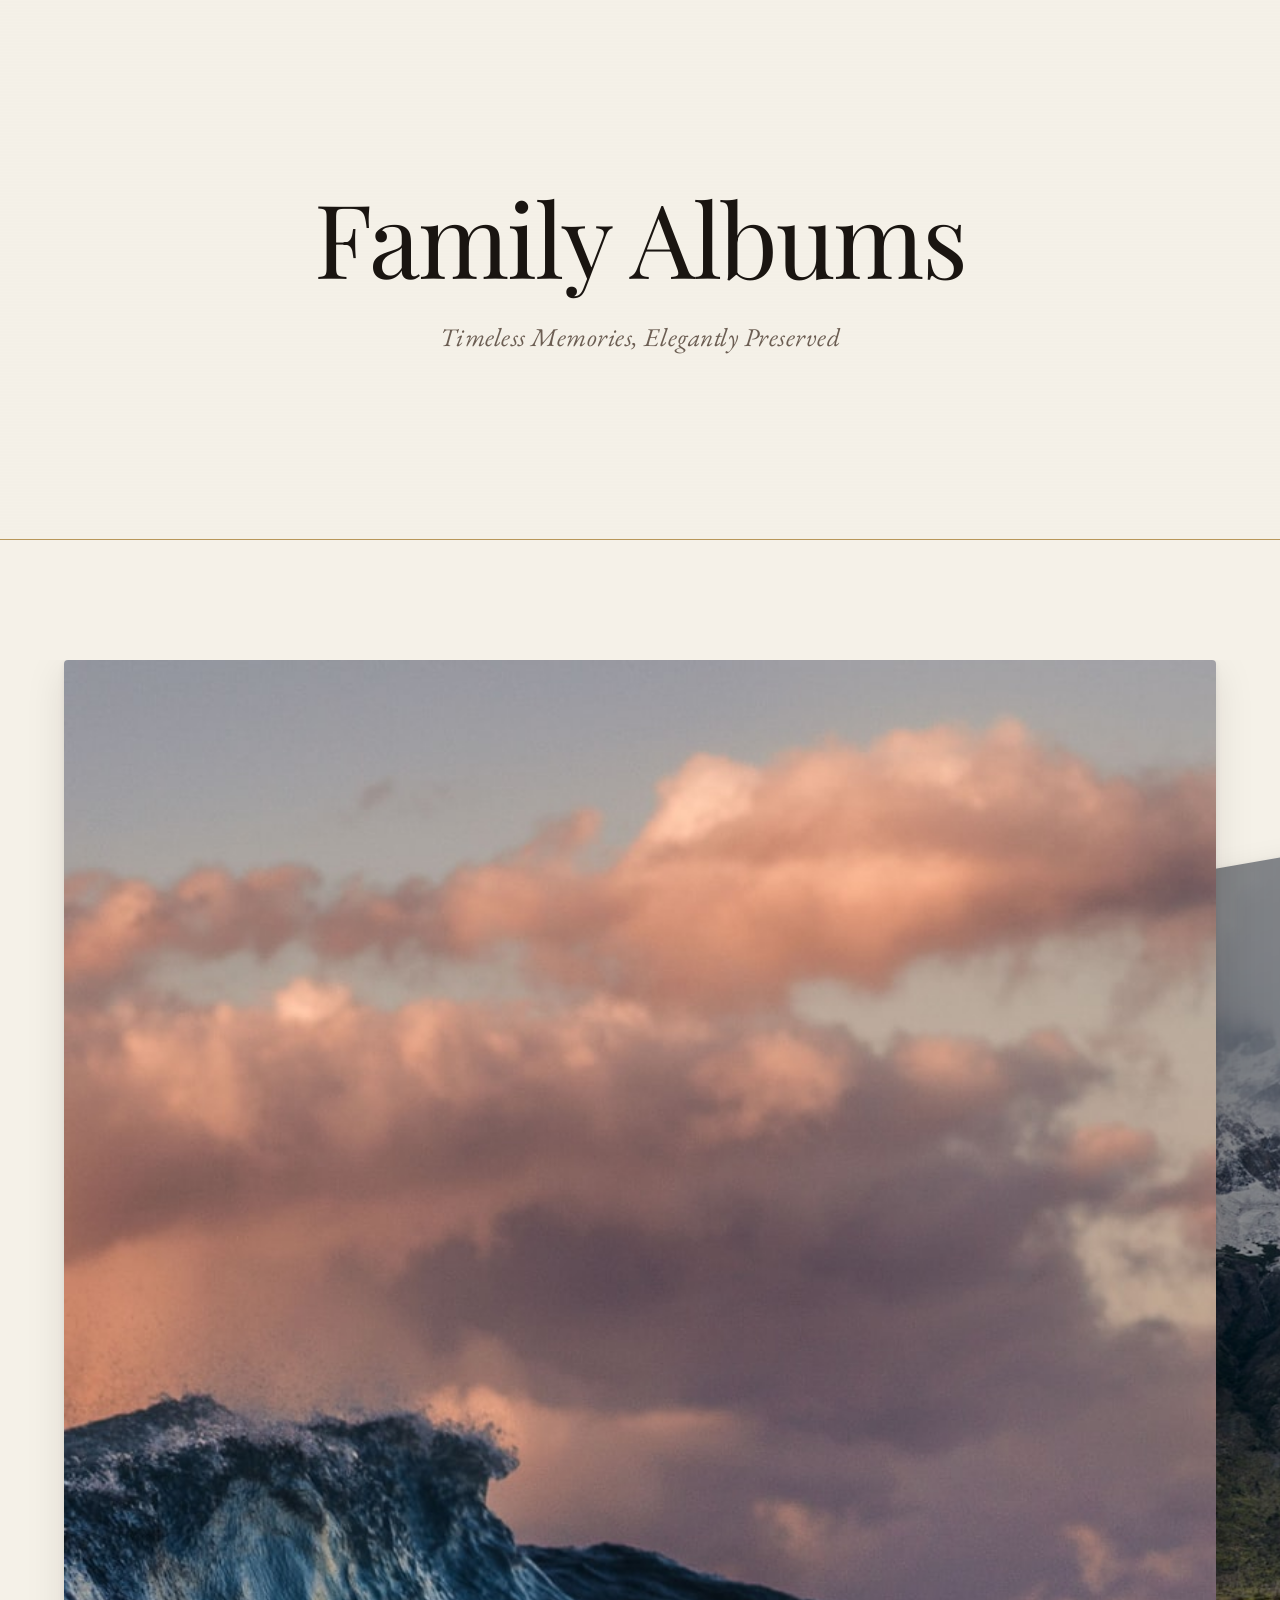
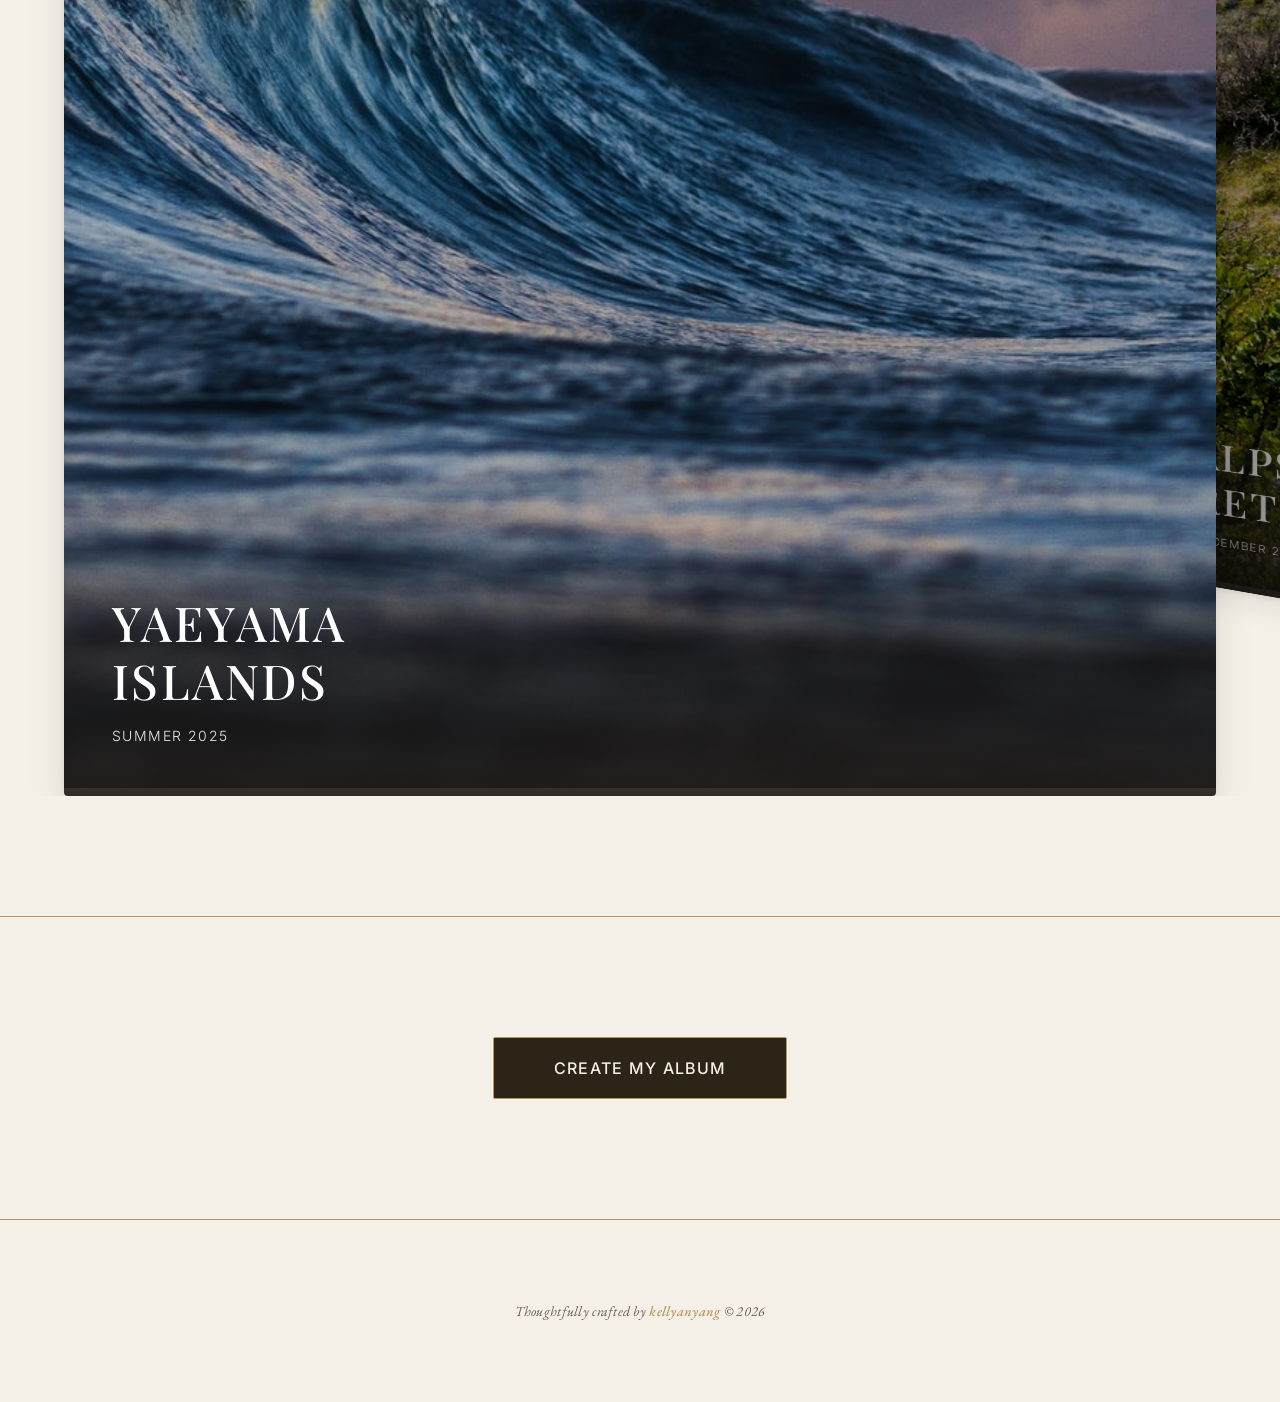
<file: index.html>
<!DOCTYPE html>
<html lang="ja">
<head>
    <meta charset="UTF-8">
    <meta name="viewport" content="width=device-width, initial-scale=1.0">
    <title>Family Albums - Timeless Memories</title>
    <link rel="stylesheet" href="css/style.css">
    
    <!-- Google Fonts -->
    <link rel="preconnect" href="https://fonts.googleapis.com">
    <link rel="preconnect" href="https://fonts.gstatic.com" crossorigin>
    <link href="https://fonts.googleapis.com/css2?family=Playfair+Display:wght@400;500;600;700&family=EB+Garamond:ital,wght@0,400;0,500;1,400&family=Inter:wght@300;400;500&display=swap" rel="stylesheet">
    
    <!-- Swiper CSS -->
    <link rel="stylesheet" href="https://cdn.jsdelivr.net/npm/swiper@11/swiper-bundle.min.css">
</head>
<body>
    <!-- Top Page -->
    <div id="top-page" class="page-container active">
        <!-- Hero Section -->
        <section class="hero-section">
            <div class="hero-content">
                <h1 class="main-title">Family Albums</h1>
                <p class="tagline">Timeless Memories, Elegantly Preserved</p>
            </div>
        </section>

        <!-- Album Carousel -->
        <section class="carousel-section">
            <div class="swiper album-carousel">
                <div class="swiper-wrapper">
                    <!-- Album 1: Yaeyama Islands -->
                    <div class="swiper-slide">
                        <div class="album-cover" data-album-id="yaeyama">
                            <div class="album-image">
                                <img src="images/yaeyama-cover.jpg" alt="Yaeyama Islands">
                                <div class="album-overlay">
                                    <h2 class="album-title">YAEYAMA<br>ISLANDS</h2>
                                    <p class="album-year">Summer 2025</p>
                                </div>
                            </div>
                        </div>
                    </div>

                    <!-- Album 2: Alps Winter Retreat -->
                    <div class="swiper-slide">
                        <div class="album-cover" data-album-id="alps">
                            <div class="album-image">
                                <img src="images/alps-cover.jpg" alt="Alps Winter Retreat">
                                <div class="album-overlay">
                                    <h2 class="album-title">ALPS WINTER<br>RETREAT</h2>
                                    <p class="album-year">December 2024</p>
                                </div>
                            </div>
                        </div>
                    </div>

                    <!-- Album 3: Tuscan Harvest -->
                    <div class="swiper-slide">
                        <div class="album-cover" data-album-id="tuscany">
                            <div class="album-image">
                                <img src="images/tuscany-cover.jpg" alt="Tuscan Harvest">
                                <div class="album-overlay">
                                    <h2 class="album-title">TUSCAN<br>HARVEST</h2>
                                    <p class="album-year">Autumn 2024</p>
                                </div>
                            </div>
                        </div>
                    </div>

                    <!-- Album 4: Kyoto Spring -->
                    <div class="swiper-slide">
                        <div class="album-cover" data-album-id="kyoto">
                            <div class="album-image">
                                <img src="images/kyoto-cover.jpg" alt="Kyoto Spring">
                                <div class="album-overlay">
                                    <h2 class="album-title">KYOTO<br>SPRING</h2>
                                    <p class="album-year">April 2024</p>
                                </div>
                            </div>
                        </div>
                    </div>
                </div>
            </div>
        </section>

       <!-- CTA Section -->
        <section class="cta-section">
            <button class="create-button" onclick="showCreateForm()">Create My Album</button>
        </section>
        
                <!-- Footer -->
        <footer class="site-footer">
            <p class="site-credit">Thoughtfully crafted by <a href="https://x.com/kellyanyang" target="_blank" rel="noopener" class="credit-link">kellyanyang</a> © 2026</p>
        </footer>


    <!-- Album Detail Page -->
    <div id="album-page" class="page-container">
        <!-- Book Opening Animation Overlay -->
        <div class="book-opening-overlay"></div>

        <!-- Album Content -->
        <div class="album-content">
            <!-- Back Button -->
            <button class="back-button" onclick="backToGallery()">
                <svg width="24" height="24" viewBox="0 0 24 24" fill="none" stroke="currentColor" stroke-width="2">
                    <path d="M19 12H5M12 19l-7-7 7-7"/>
                </svg>
                <span>Gallery</span>
            </button>

            <!-- Album Header -->
            <header class="album-header">
                <h1 class="album-main-title" id="album-title">YAEYAMA ISLANDS</h1>
                <p class="album-subtitle" id="album-subtitle">Summer in Okinawa · 2025</p>
                <p class="album-catchphrase" id="album-catchphrase">"Where turquoise waters meet ancient traditions"</p>
            </header>

                         <!-- Photo Gallery -->
            <div class="photo-gallery" id="photo-gallery">
                <!-- Photos will be dynamically loaded -->
            </div>
            
            <!-- Close Button -->
            <div class="album-close-section">
                <button class="close-album-button" onclick="backToGallery()">
                    <span>✕</span> Close Album
                </button>
            </div>
            
            <!-- Footer -->
            <footer class="site-footer">
                <p class="site-credit">Thoughtfully crafted by <a href="https://x.com/kellyanyang" target="_blank" rel="noopener" class="credit-link">kellyanyang</a> © 2025</p>
            </footer>
        </div>
    </div>


            <div class="photo-gallery" id="photo-gallery">
                <!-- Photos will be dynamically loaded -->
            </div>
            
        </div>
    </div>

    <!-- Swiper JS -->
    <script src="https://cdn.jsdelivr.net/npm/swiper@11/swiper-bundle.min.js"></script>
    
    <!-- Main JS -->
    <script src="js/main.js"></script>
    
    <script>
        // Force initial page state - immediate
        (function() {
            const topPage = document.getElementById('top-page');
            const albumPage = document.getElementById('album-page');
            
            if (topPage) topPage.classList.add('active');
            if (albumPage) albumPage.classList.remove('active');
            
            console.log('Page state forced:', {
                topActive: topPage?.classList.contains('active'),
                albumActive: albumPage?.classList.contains('active')
            });
        })();
    </script>
</body>
</html>
</file>
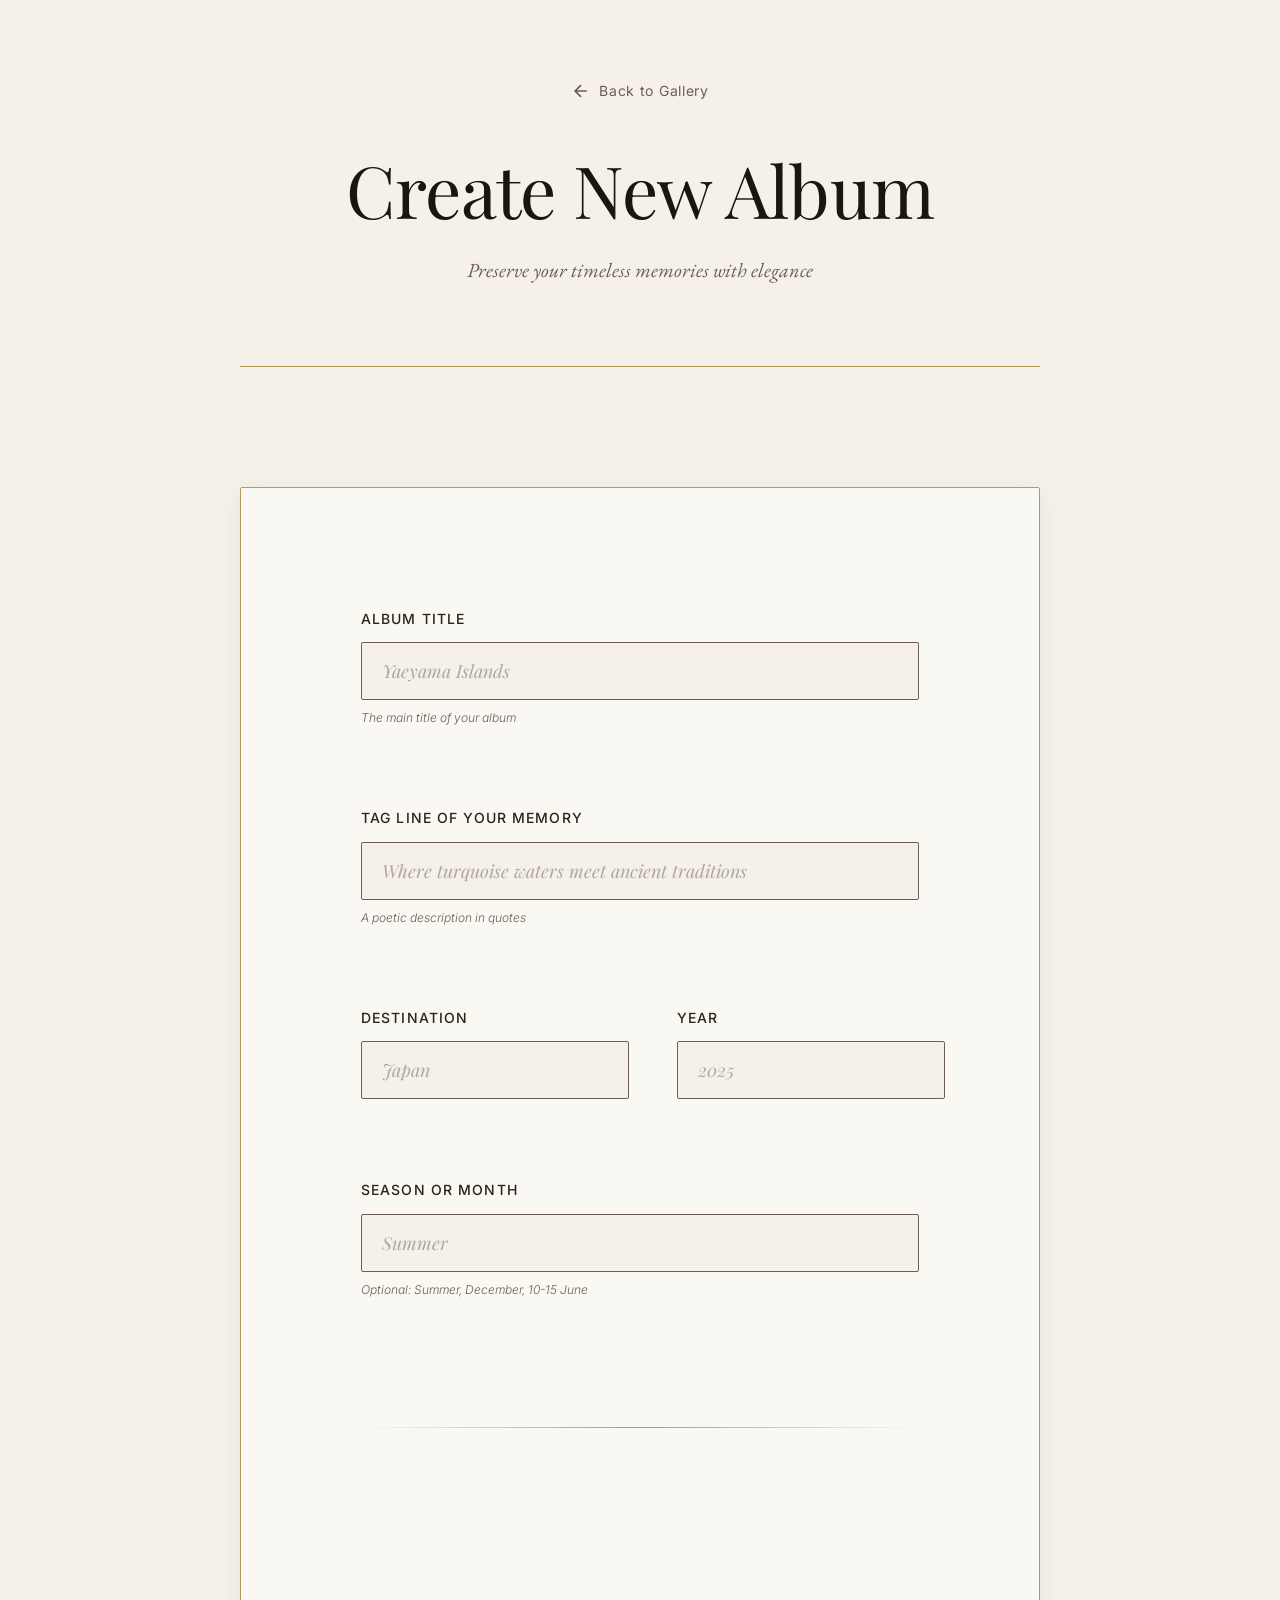
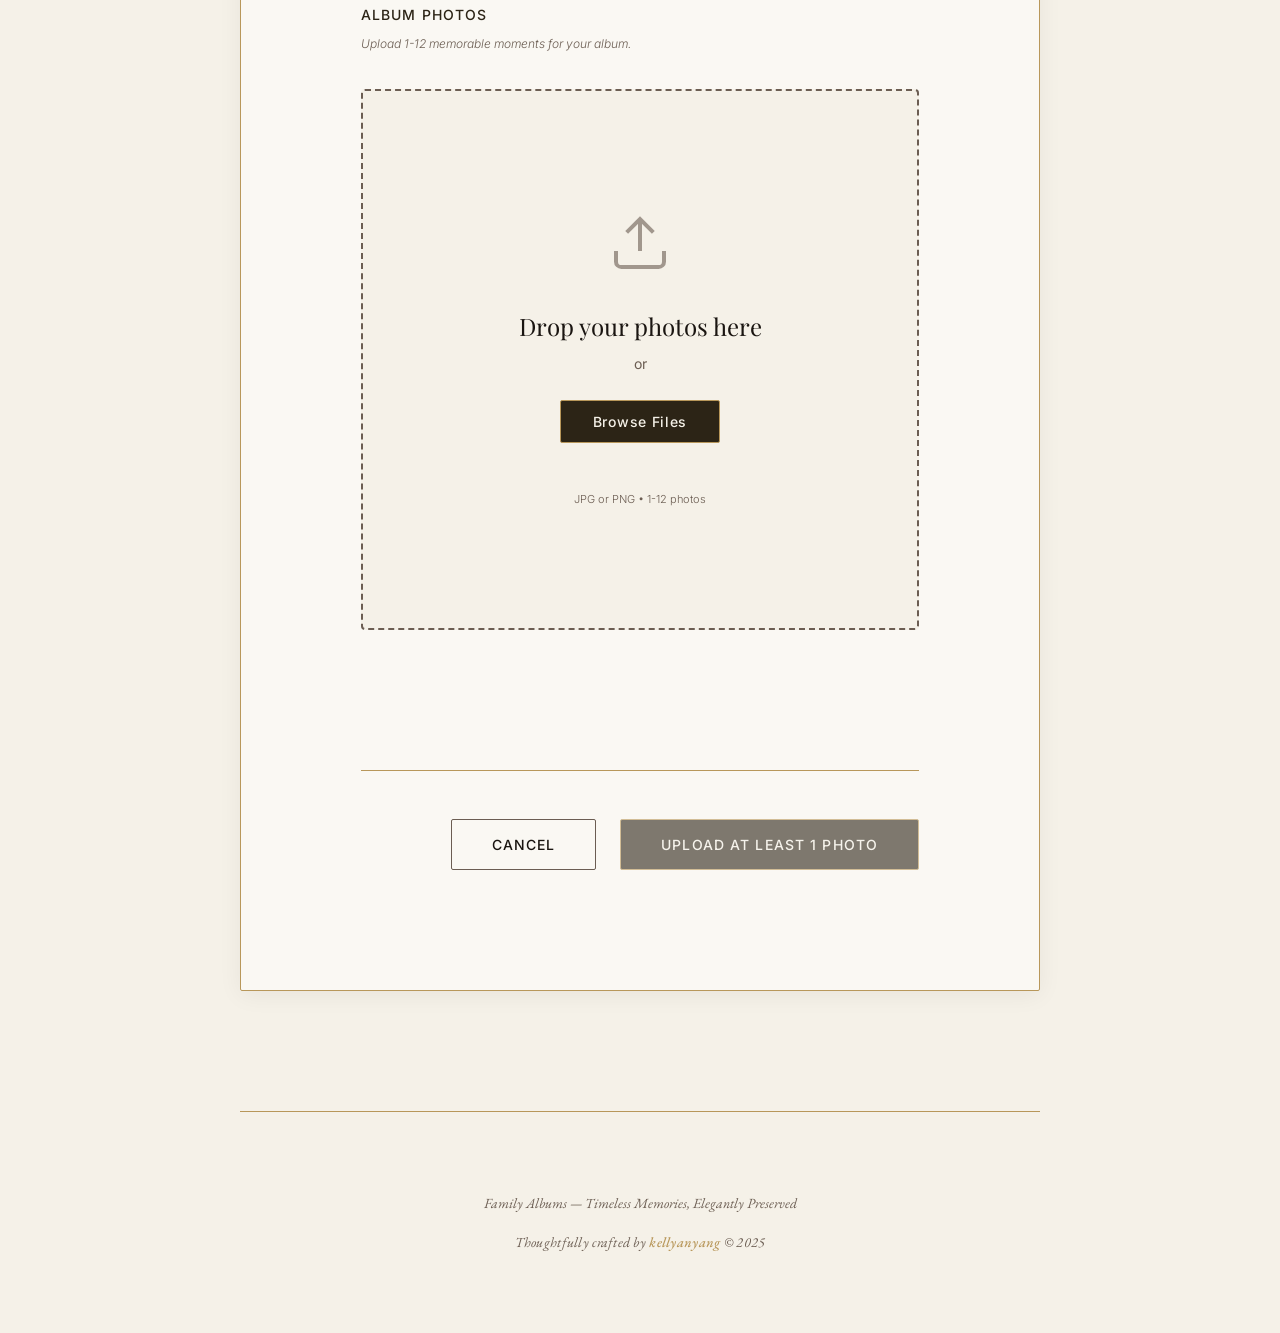
<file: create.html>
<!DOCTYPE html>
<html lang="en">
<head>
    <meta charset="UTF-8">
    <meta name="viewport" content="width=device-width, initial-scale=1.0">
    <title>Create Album - Family Albums</title>
    <link rel="stylesheet" href="css/style.css">
    <link rel="stylesheet" href="css/create.css">
    
    <!-- Google Fonts -->
    <link rel="preconnect" href="https://fonts.googleapis.com">
    <link rel="preconnect" href="https://fonts.gstatic.com" crossorigin>
    <link href="https://fonts.googleapis.com/css2?family=Playfair+Display:wght@400;500;600;700&family=EB+Garamond:ital,wght@0,400;0,500;1,400&family=Inter:wght@300;400;500&display=swap" rel="stylesheet">
</head>
<body>
    <div class="create-page-container">
        <!-- Header -->
        <header class="create-header">
            <a href="index.html" class="back-link">
                <svg width="20" height="20" viewBox="0 0 24 24" fill="none" stroke="currentColor" stroke-width="2">
                    <path d="M19 12H5M12 19l-7-7 7-7"/>
                </svg>
                <span>Back to Gallery</span>
            </a>
            <h1 class="create-main-title">Create New Album</h1>
            <p class="create-subtitle">Preserve your timeless memories with elegance</p>
        </header>

        <!-- Form Container -->
        <div class="form-container">
            <form id="album-form" class="album-form">
                
                <!-- Album Title -->
                <div class="form-section">
                    <label for="album-title" class="form-label">Album Title</label>
                    <input 
                        type="text" 
                        id="album-title" 
                        name="title"
                        class="form-input" 
                        placeholder="Yaeyama Islands"
                        required
                    >
                    <p class="form-hint">The main title of your album</p>
                </div>

                <!-- Catchphrase -->
                <div class="form-section">
                    <label for="catchphrase" class="form-label">Tag line of your memory</label>
                    <input 
                        type="text" 
                        id="catchphrase" 
                        name="catchphrase"
                        class="form-input" 
                        placeholder="Where turquoise waters meet ancient traditions"
                        required
                    >
                    <p class="form-hint">A poetic description in quotes</p>
                </div>

                <!-- Location -->
                <div class="form-row">
                    <!-- Country -->
                    <div class="form-section form-half">
                        <label for="country" class="form-label">Destination</label>
                        <input 
                            type="text" 
                            id="country" 
                            name="country"
                            class="form-input" 
                            placeholder="Japan"
                            required
                        >
                    </div>

                    <!-- Year -->
                    <div class="form-section form-half">
                        <label for="year" class="form-label">Year</label>
                        <input 
                            type="text" 
                            id="year" 
                            name="year"
                            class="form-input" 
                            placeholder="2025"
                            required
                        >
                    </div>
                </div>

                <!-- Season/Month -->
                <div class="form-section">
                    <label for="season" class="form-label">Season or Month</label>
                    <input 
                        type="text" 
                        id="season" 
                        name="season"
                        class="form-input" 
                        placeholder="Summer"
                    
                    >
                    <p class="form-hint">Optional: Summer, December, 10-15 June</p>
                </div>


                <!-- Divider -->
                <div class="form-divider"></div>

                <!-- Photo Upload Section -->
                <div class="form-section photo-upload-section">
                    <label class="form-label">Album Photos</label>
                    <p class="form-hint photo-hint">Upload 1-12 memorable moments for your album.</p>
                    
                    <!-- Drag & Drop Area -->
                    <div class="upload-area" id="upload-area">
                        <div class="upload-icon">
                            <svg width="64" height="64" viewBox="0 0 24 24" fill="none" stroke="currentColor" stroke-width="1.5">
                                <path d="M21 15v4a2 2 0 0 1-2 2H5a2 2 0 0 1-2-2v-4"/>
                                <polyline points="17 8 12 3 7 8"/>
                                <line x1="12" y1="3" x2="12" y2="15"/>
                            </svg>
                        </div>
                        <h3 class="upload-title">Drop your photos here</h3>
                        <p class="upload-text">or</p>
                        <button type="button" class="browse-button" id="browse-button">Browse Files</button>
                        <input type="file" id="file-input" accept="image/*" multiple hidden>
                        <p class="upload-requirements">JPG or PNG • 1-12 photos</p>
                    </div>

                    <!-- Photo Preview Grid -->
                    <div class="photo-preview-grid" id="photo-preview-grid">
                        <!-- Photos will be added here dynamically -->
                    </div>
                </div>

                <!-- Submit Buttons -->
                <div class="form-actions">
                    <button type="button" class="button-secondary" onclick="window.location.href='index.html'">
                        Cancel
                    </button>
                    <button type="submit" class="button-primary" id="submit-button">
                        Create Album
                    </button>
                </div>

            </form>
        </div>

       <!-- Footer -->
        <footer class="create-footer">
            <p>Family Albums — Timeless Memories, Elegantly Preserved</p>
            <p class="site-credit" style="margin-top: 16px;">Thoughtfully crafted by <a href="https://x.com/kellyanyang" target="_blank" rel="noopener" class="credit-link">kellyanyang</a> © 2025</p>
        </footer>
    </div>

    <!-- Scripts -->
    <script src="js/create.js"></script>
</body>
</html>
</file>
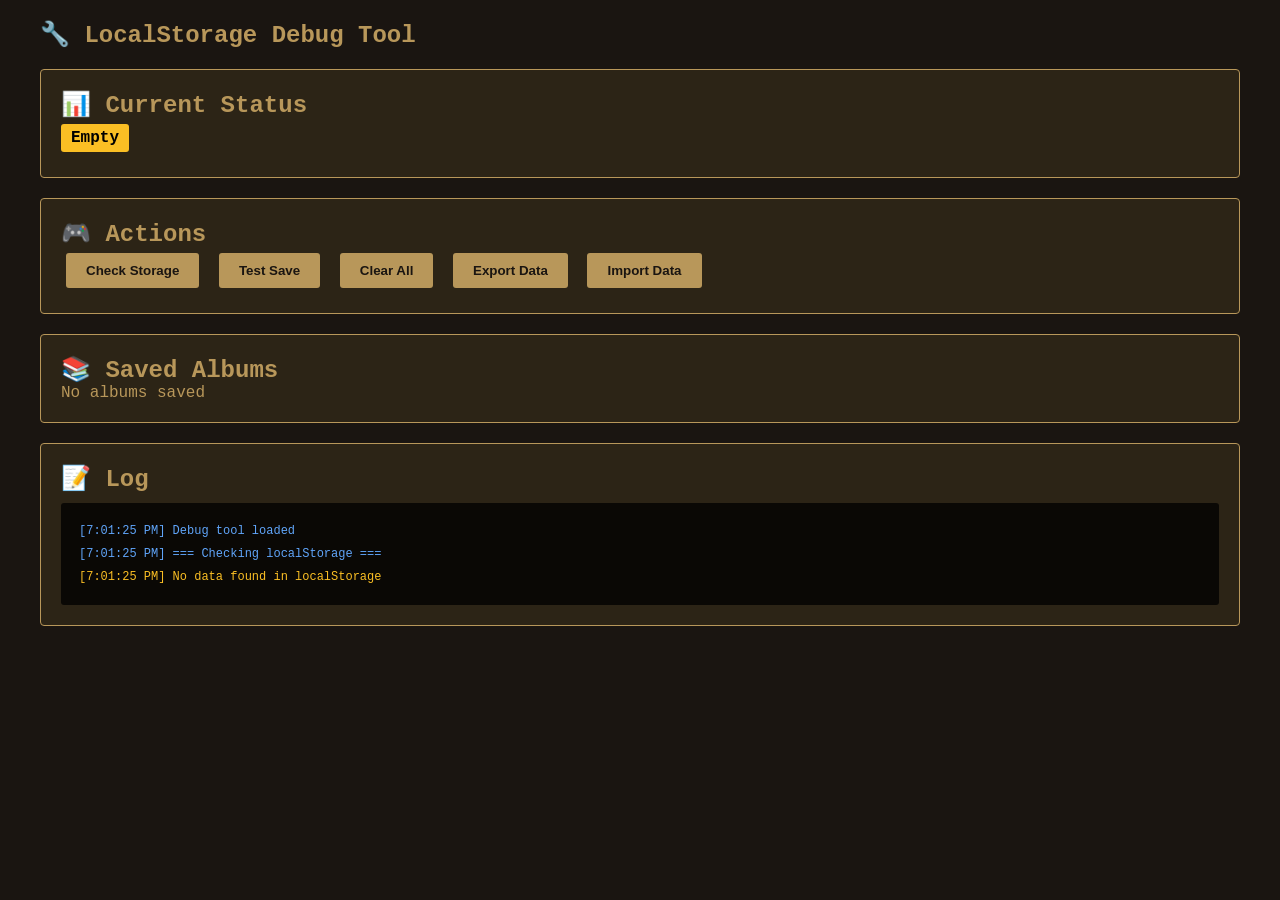
<file: debug.html>
<!DOCTYPE html>
<html lang="en">
<head>
    <meta charset="UTF-8">
    <meta name="viewport" content="width=device-width, initial-scale=1.0">
    <title>Debug - LocalStorage Test</title>
    <style>
        * { margin: 0; padding: 0; box-sizing: border-box; }
        
        body {
            font-family: 'Courier New', monospace;
            background: #1a1511;
            color: #B8975A;
            padding: 20px;
        }
        
        .container {
            max-width: 1200px;
            margin: 0 auto;
        }
        
        h1 {
            color: #B8975A;
            margin-bottom: 20px;
            font-size: 24px;
        }
        
        .section {
            background: #2C2416;
            padding: 20px;
            margin-bottom: 20px;
            border: 1px solid #B8975A;
            border-radius: 4px;
        }
        
        button {
            background: #B8975A;
            color: #1a1511;
            border: none;
            padding: 10px 20px;
            margin: 5px;
            cursor: pointer;
            font-weight: bold;
            border-radius: 3px;
        }
        
        button:hover {
            background: #d4a86a;
        }
        
        .log {
            background: #0a0805;
            padding: 15px;
            border-radius: 3px;
            margin-top: 10px;
            max-height: 400px;
            overflow-y: auto;
            font-size: 12px;
        }
        
        .log-entry {
            margin: 3px 0;
            padding: 3px;
        }
        
        .log-entry.success { color: #4ade80; }
        .log-entry.error { color: #ef4444; }
        .log-entry.warning { color: #fbbf24; }
        .log-entry.info { color: #60a5fa; }
        
        pre {
            background: #0a0805;
            padding: 10px;
            border-radius: 3px;
            overflow-x: auto;
            margin-top: 10px;
            font-size: 11px;
        }
        
        .status {
            display: inline-block;
            padding: 5px 10px;
            border-radius: 3px;
            margin: 5px 0;
            font-weight: bold;
        }
        
        .status.ok { background: #4ade80; color: #000; }
        .status.error { background: #ef4444; color: #fff; }
        .status.warn { background: #fbbf24; color: #000; }
    </style>
</head>
<body>
    <div class="container">
        <h1>🔧 LocalStorage Debug Tool</h1>
        
        <!-- Status -->
        <div class="section">
            <h2>📊 Current Status</h2>
            <div id="status"></div>
        </div>
        
        <!-- Actions -->
        <div class="section">
            <h2>🎮 Actions</h2>
            <button onclick="checkStorage()">Check Storage</button>
            <button onclick="testSave()">Test Save</button>
            <button onclick="clearStorage()">Clear All</button>
            <button onclick="exportData()">Export Data</button>
            <button onclick="importData()">Import Data</button>
        </div>
        
        <!-- Albums -->
        <div class="section">
            <h2>📚 Saved Albums</h2>
            <div id="albums"></div>
        </div>
        
        <!-- Log -->
        <div class="section">
            <h2>📝 Log</h2>
            <div id="log" class="log"></div>
        </div>
    </div>
    
    <script>
        const logDiv = document.getElementById('log');
        
        function log(message, type = 'info') {
            console.log(message);
            const entry = document.createElement('div');
            entry.className = `log-entry ${type}`;
            entry.textContent = `[${new Date().toLocaleTimeString()}] ${message}`;
            logDiv.appendChild(entry);
            logDiv.scrollTop = logDiv.scrollHeight;
        }
        
        function checkStorage() {
            log('=== Checking localStorage ===', 'info');
            
            try {
                const data = localStorage.getItem('familyAlbums');
                
                if (!data) {
                    log('No data found in localStorage', 'warning');
                    document.getElementById('status').innerHTML = '<span class="status warn">Empty</span>';
                    document.getElementById('albums').innerHTML = '<p>No albums saved</p>';
                    return;
                }
                
                const albums = JSON.parse(data);
                log(`Found ${albums.length} album(s)`, 'success');
                
                const dataSize = (data.length / 1024).toFixed(2);
                log(`Data size: ${dataSize}KB`, 'info');
                
                document.getElementById('status').innerHTML = `
                    <span class="status ok">${albums.length} Albums</span>
                    <span class="status ok">${dataSize}KB</span>
                `;
                
                // Display albums
                let html = '';
                albums.forEach((album, i) => {
                    html += `
                        <div style="background: #0a0805; padding: 10px; margin: 5px 0; border-radius: 3px;">
                            <strong>${i + 1}. ${album.title}</strong><br>
                            <small>ID: ${album.id}</small><br>
                            <small>Photos: ${album.photos.length}</small><br>
                            <small>Created: ${new Date(album.createdAt).toLocaleString()}</small>
                        </div>
                    `;
                });
                
                document.getElementById('albums').innerHTML = html;
                
            } catch (error) {
                log(`Error: ${error.message}`, 'error');
                document.getElementById('status').innerHTML = '<span class="status error">Error</span>';
            }
        }
        
        function testSave() {
            log('=== Testing save functionality ===', 'info');
            
            try {
                const testAlbum = {
                    id: 'test-' + Date.now(),
                    title: 'TEST ALBUM',
                    catchphrase: '"Test catchphrase"',
                    country: 'Japan',
                    year: '2025',
                    season: 'Summer',
                    subtitle: 'Summer in Japan · 2025',
                    photos: [
                        {
                            id: 1,
                            name: 'test.jpg',
                            dataUrl: createTestImage()
                        }
                    ],
                    createdAt: new Date().toISOString()
                };
                
                log('Created test album', 'info');
                
                let albums = JSON.parse(localStorage.getItem('familyAlbums') || '[]');
                albums.push(testAlbum);
                
                const dataString = JSON.stringify(albums);
                const dataSize = (dataString.length / 1024).toFixed(2);
                log(`Data size: ${dataSize}KB`, 'info');
                
                localStorage.setItem('familyAlbums', dataString);
                log('✓ Test album saved successfully!', 'success');
                
                checkStorage();
                
            } catch (error) {
                log(`✗ Save failed: ${error.message}`, 'error');
            }
        }
        
        function createTestImage() {
            const canvas = document.createElement('canvas');
            canvas.width = 200;
            canvas.height = 200;
            const ctx = canvas.getContext('2d');
            
            ctx.fillStyle = '#B8975A';
            ctx.fillRect(0, 0, 200, 200);
            
            ctx.fillStyle = '#1a1511';
            ctx.font = '20px Arial';
            ctx.textAlign = 'center';
            ctx.fillText('TEST', 100, 100);
            
            return canvas.toDataURL('image/jpeg', 0.8);
        }
        
        function clearStorage() {
            if (confirm('Clear all albums?')) {
                localStorage.removeItem('familyAlbums');
                log('All albums cleared', 'warning');
                checkStorage();
            }
        }
        
        function exportData() {
            const data = localStorage.getItem('familyAlbums');
            if (!data) {
                alert('No data to export');
                return;
            }
            
            const blob = new Blob([data], { type: 'application/json' });
            const url = URL.createObjectURL(blob);
            const a = document.createElement('a');
            a.href = url;
            a.download = `family-albums-${Date.now()}.json`;
            a.click();
            
            log('Data exported', 'success');
        }
        
        function importData() {
            const input = document.createElement('input');
            input.type = 'file';
            input.accept = '.json';
            
            input.onchange = (e) => {
                const file = e.target.files[0];
                const reader = new FileReader();
                
                reader.onload = (e) => {
                    try {
                        const data = e.target.result;
                        JSON.parse(data); // Validate JSON
                        localStorage.setItem('familyAlbums', data);
                        log('Data imported successfully', 'success');
                        checkStorage();
                    } catch (error) {
                        log(`Import failed: ${error.message}`, 'error');
                    }
                };
                
                reader.readAsText(file);
            };
            
            input.click();
        }
        
        // Auto-check on load
        window.addEventListener('load', () => {
            log('Debug tool loaded', 'info');
            checkStorage();
        });
    </script>
</body>
</html>
</file>
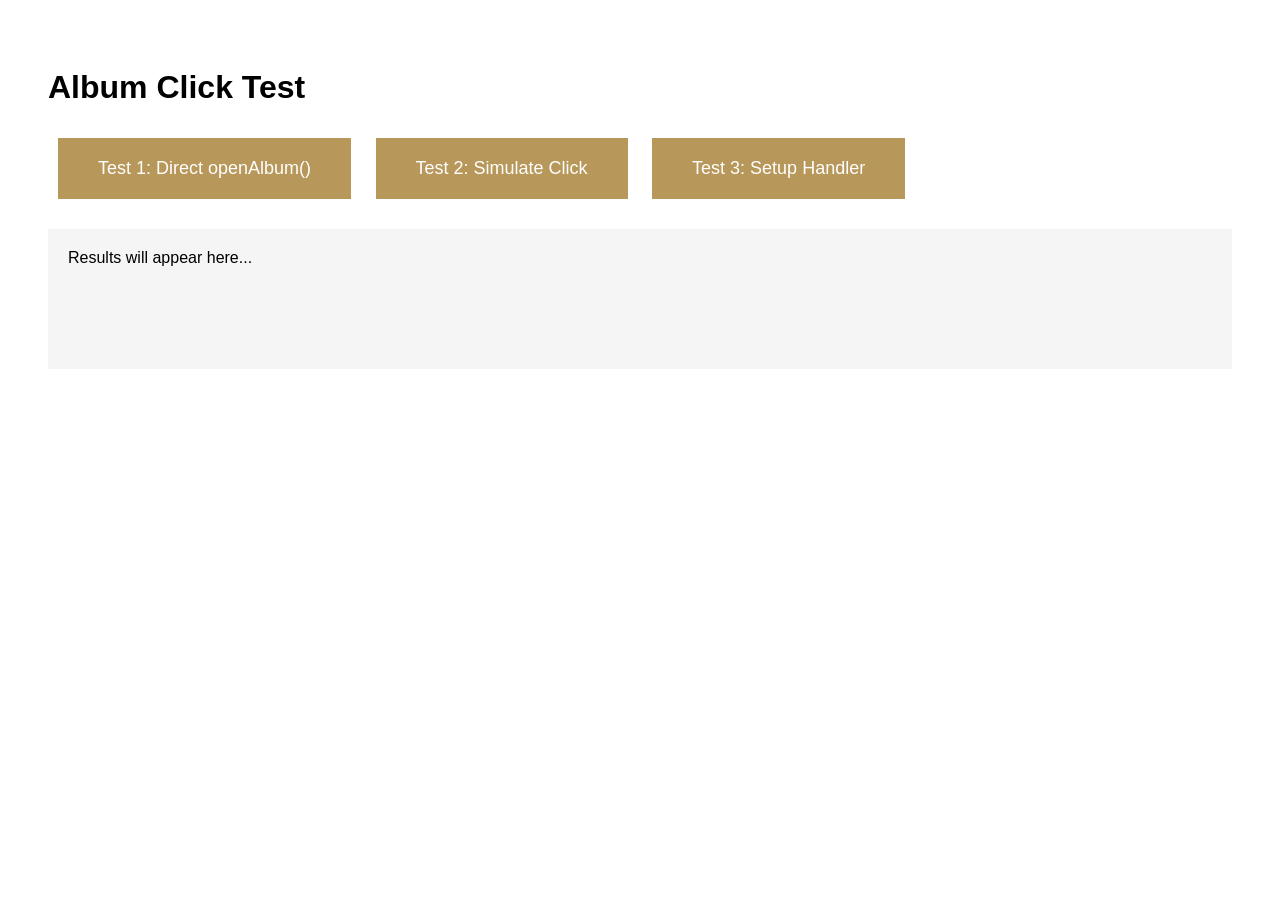
<file: test-click.html>
<!DOCTYPE html>
<html lang="ja">
<head>
    <meta charset="UTF-8">
    <meta name="viewport" content="width=device-width, initial-scale=1.0">
    <title>Click Test</title>
    <style>
        body {
            padding: 40px;
            font-family: Arial, sans-serif;
        }
        .test-button {
            padding: 20px 40px;
            background: #B8975A;
            color: white;
            border: none;
            cursor: pointer;
            font-size: 18px;
            margin: 10px;
        }
        .result {
            margin-top: 20px;
            padding: 20px;
            background: #f5f5f5;
            min-height: 100px;
        }
    </style>
</head>
<body>
    <h1>Album Click Test</h1>
    
    <button class="test-button" onclick="testDirect()">Test 1: Direct openAlbum()</button>
    <button class="test-button" onclick="testClick()">Test 2: Simulate Click</button>
    <button class="test-button" onclick="testSetup()">Test 3: Setup Handler</button>
    
    <div class="result" id="result">Results will appear here...</div>
    
    <!-- Copy main.js content -->
    <script src="js/main.js"></script>
    
    <script>
        function log(msg) {
            const result = document.getElementById('result');
            result.innerHTML += msg + '<br>';
            console.log(msg);
        }
        
        function testDirect() {
            log('=== TEST 1: Direct Call ===');
            log('albumsData exists: ' + (typeof albumsData !== 'undefined'));
            log('openAlbum exists: ' + (typeof openAlbum === 'function'));
            log('Calling openAlbum("yaeyama")...');
            openAlbum('yaeyama');
        }
        
        function testClick() {
            log('=== TEST 2: Simulate Click ===');
            const cover = document.querySelector('.album-cover');
            log('Found .album-cover: ' + (cover !== null));
            if (cover) {
                cover.click();
            }
        }
        
        function testSetup() {
            log('=== TEST 3: Setup Handler ===');
            log('setupAlbumClickHandlers exists: ' + (typeof setupAlbumClickHandlers === 'function'));
            if (typeof setupAlbumClickHandlers === 'function') {
                setupAlbumClickHandlers();
                log('Handler setup complete. Try clicking an album.');
            }
        }
    </script>
</body>
</html>
</file>
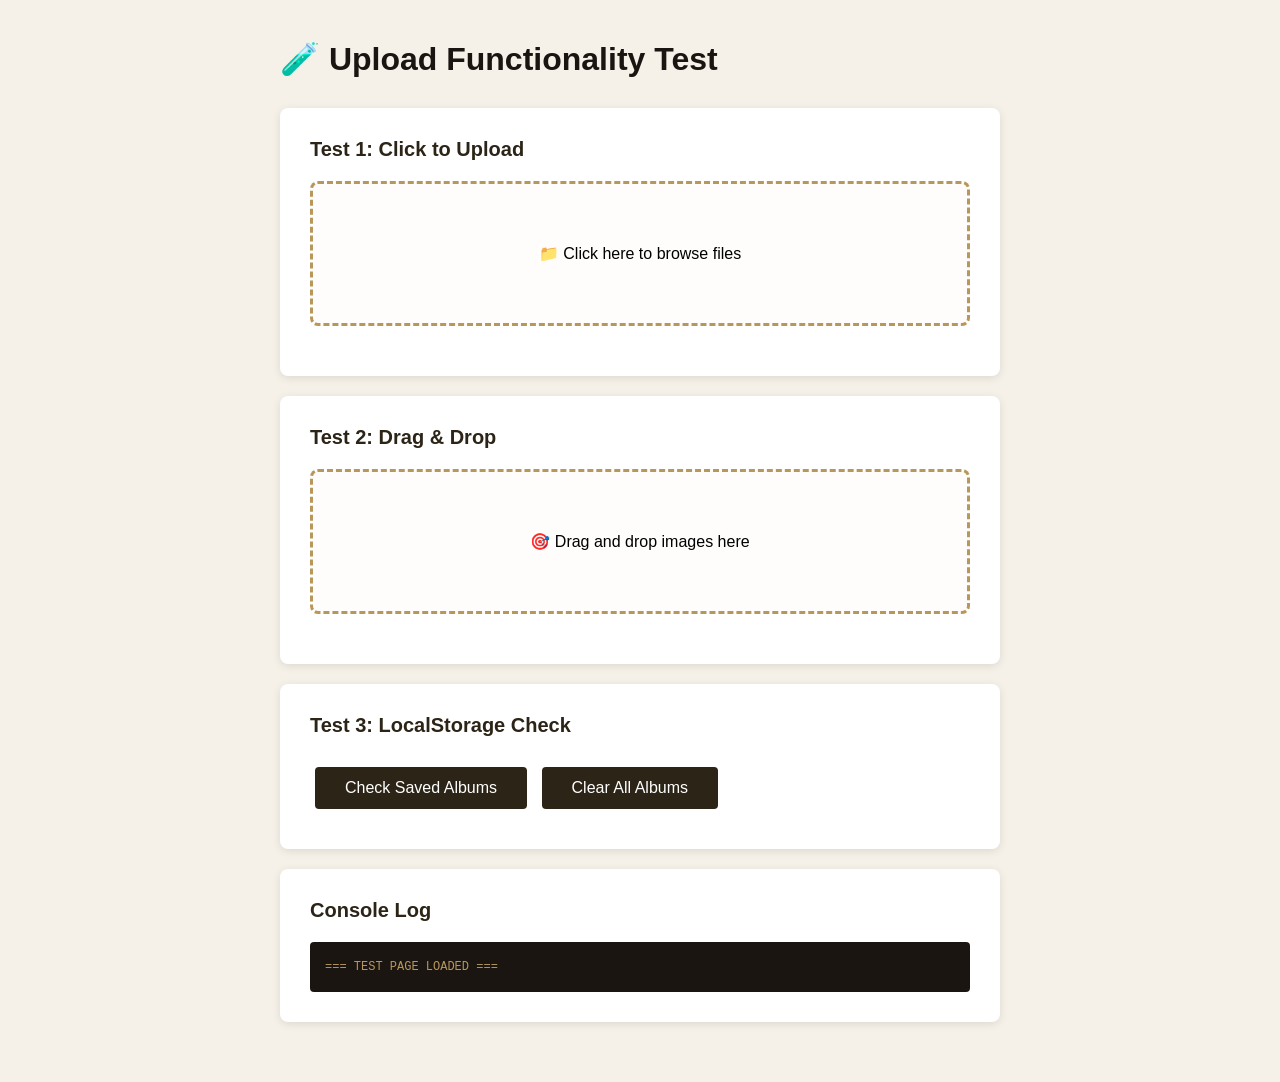
<file: test-upload.html>
<!DOCTYPE html>
<html lang="en">
<head>
    <meta charset="UTF-8">
    <meta name="viewport" content="width=device-width, initial-scale=1.0">
    <title>Test Upload - Family Albums</title>
    <style>
        * {
            margin: 0;
            padding: 0;
            box-sizing: border-box;
        }
        
        body {
            font-family: 'Arial', sans-serif;
            background: #F5F1E8;
            padding: 40px;
            max-width: 800px;
            margin: 0 auto;
        }
        
        h1 {
            color: #1A1511;
            margin-bottom: 30px;
        }
        
        .test-section {
            background: white;
            padding: 30px;
            margin-bottom: 20px;
            border-radius: 8px;
            box-shadow: 0 2px 8px rgba(0,0,0,0.1);
        }
        
        .test-section h2 {
            color: #2C2416;
            margin-bottom: 20px;
            font-size: 20px;
        }
        
        .upload-zone {
            border: 3px dashed #B8975A;
            padding: 60px;
            text-align: center;
            border-radius: 8px;
            cursor: pointer;
            transition: all 0.3s;
            background: #FEFDFB;
        }
        
        .upload-zone:hover {
            background: rgba(184, 151, 90, 0.1);
            border-color: #2C2416;
        }
        
        .upload-zone.dragover {
            background: rgba(184, 151, 90, 0.2);
            border-color: #2C2416;
            transform: scale(1.02);
        }
        
        button {
            background: #2C2416;
            color: white;
            border: none;
            padding: 12px 30px;
            font-size: 16px;
            border-radius: 4px;
            cursor: pointer;
            margin: 10px 5px;
        }
        
        button:hover {
            background: #B8975A;
            color: #1A1511;
        }
        
        .preview-grid {
            display: grid;
            grid-template-columns: repeat(auto-fill, minmax(150px, 1fr));
            gap: 15px;
            margin-top: 20px;
        }
        
        .preview-item {
            position: relative;
            aspect-ratio: 1;
            border: 2px solid #B8975A;
            border-radius: 4px;
            overflow: hidden;
        }
        
        .preview-item img {
            width: 100%;
            height: 100%;
            object-fit: cover;
        }
        
        .preview-item button {
            position: absolute;
            top: 5px;
            right: 5px;
            width: 30px;
            height: 30px;
            padding: 0;
            border-radius: 50%;
            background: rgba(0,0,0,0.7);
            color: white;
            font-size: 18px;
        }
        
        .status {
            padding: 15px;
            margin: 10px 0;
            border-radius: 4px;
            font-weight: bold;
        }
        
        .status.success {
            background: #d4edda;
            color: #155724;
            border: 1px solid #c3e6cb;
        }
        
        .status.error {
            background: #f8d7da;
            color: #721c24;
            border: 1px solid #f5c6cb;
        }
        
        .status.info {
            background: #d1ecf1;
            color: #0c5460;
            border: 1px solid #bee5eb;
        }
        
        input[type="file"] {
            display: none;
        }
        
        .log {
            background: #1a1511;
            color: #B8975A;
            padding: 15px;
            border-radius: 4px;
            font-family: 'Courier New', monospace;
            font-size: 12px;
            max-height: 300px;
            overflow-y: auto;
            margin-top: 10px;
        }
        
        .log-entry {
            margin: 3px 0;
        }
    </style>
</head>
<body>
    <h1>🧪 Upload Functionality Test</h1>
    
    <!-- Test 1: Simple Upload -->
    <div class="test-section">
        <h2>Test 1: Click to Upload</h2>
        <div class="upload-zone" id="upload1">
            <p>📁 Click here to browse files</p>
        </div>
        <input type="file" id="file1" accept="image/*" multiple>
        <div id="preview1" class="preview-grid"></div>
        <div id="status1"></div>
    </div>
    
    <!-- Test 2: Drag & Drop -->
    <div class="test-section">
        <h2>Test 2: Drag & Drop</h2>
        <div class="upload-zone" id="upload2">
            <p>🎯 Drag and drop images here</p>
        </div>
        <input type="file" id="file2" accept="image/*" multiple>
        <div id="preview2" class="preview-grid"></div>
        <div id="status2"></div>
    </div>
    
    <!-- Test 3: LocalStorage -->
    <div class="test-section">
        <h2>Test 3: LocalStorage Check</h2>
        <button onclick="checkLocalStorage()">Check Saved Albums</button>
        <button onclick="clearLocalStorage()">Clear All Albums</button>
        <div id="storage-info" class="status info" style="display:none;"></div>
    </div>
    
    <!-- Console Log -->
    <div class="test-section">
        <h2>Console Log</h2>
        <div id="console-log" class="log"></div>
    </div>
    
    <script>
        // Custom console
        const logDiv = document.getElementById('console-log');
        const originalLog = console.log;
        console.log = function(...args) {
            originalLog.apply(console, args);
            const entry = document.createElement('div');
            entry.className = 'log-entry';
            entry.textContent = args.map(a => 
                typeof a === 'object' ? JSON.stringify(a) : String(a)
            ).join(' ');
            logDiv.appendChild(entry);
            logDiv.scrollTop = logDiv.scrollHeight;
        };
        
        console.log('=== TEST PAGE LOADED ===');
        
        // Test 1: Simple Upload
        setupTest(1);
        
        // Test 2: Drag & Drop
        setupTest(2);
        
        function setupTest(num) {
            const uploadZone = document.getElementById(`upload${num}`);
            const fileInput = document.getElementById(`file${num}`);
            const preview = document.getElementById(`preview${num}`);
            const status = document.getElementById(`status${num}`);
            
            let photos = [];
            
            // Click to upload
            uploadZone.addEventListener('click', () => {
                console.log(`Test ${num}: Upload zone clicked`);
                fileInput.click();
            });
            
            // File selected
            fileInput.addEventListener('change', (e) => {
                console.log(`Test ${num}: Files selected:`, e.target.files.length);
                handleFiles(e.target.files);
            });
            
            // Drag events
            ['dragenter', 'dragover', 'dragleave', 'drop'].forEach(eventName => {
                uploadZone.addEventListener(eventName, (e) => {
                    e.preventDefault();
                    e.stopPropagation();
                });
            });
            
            uploadZone.addEventListener('dragover', () => {
                uploadZone.classList.add('dragover');
            });
            
            uploadZone.addEventListener('dragleave', () => {
                uploadZone.classList.remove('dragover');
            });
            
            uploadZone.addEventListener('drop', (e) => {
                uploadZone.classList.remove('dragover');
                console.log(`Test ${num}: Files dropped:`, e.dataTransfer.files.length);
                handleFiles(e.dataTransfer.files);
            });
            
            function handleFiles(files) {
                console.log(`Test ${num}: Processing ${files.length} files`);
                
                if (files.length === 0) {
                    showStatus('No files selected', 'error');
                    return;
                }
                
                showStatus(`Processing ${files.length} file(s)...`, 'info');
                
                Array.from(files).forEach((file, index) => {
                    console.log(`Test ${num}: File ${index + 1}:`, file.name, file.type);
                    
                    if (!file.type.startsWith('image/')) {
                        showStatus(`"${file.name}" is not an image`, 'error');
                        return;
                    }
                    
                    const reader = new FileReader();
                    
                    reader.onload = (e) => {
                        console.log(`Test ${num}: File loaded:`, file.name);
                        
                        const photo = {
                            id: Date.now() + Math.random(),
                            name: file.name,
                            dataUrl: e.target.result
                        };
                        
                        photos.push(photo);
                        addPreview(photo);
                        showStatus(`✓ ${photos.length} photo(s) uploaded`, 'success');
                    };
                    
                    reader.onerror = () => {
                        console.error(`Test ${num}: Failed to read:`, file.name);
                        showStatus(`Failed to read "${file.name}"`, 'error');
                    };
                    
                    reader.readAsDataURL(file);
                });
                
                fileInput.value = '';
            }
            
            function addPreview(photo) {
                const div = document.createElement('div');
                div.className = 'preview-item';
                div.innerHTML = `
                    <img src="${photo.dataUrl}" alt="${photo.name}">
                    <button onclick="removePreview${num}('${photo.id}')">×</button>
                `;
                preview.appendChild(div);
            }
            
            window[`removePreview${num}`] = function(id) {
                photos = photos.filter(p => p.id != id);
                const item = preview.querySelector(`[onclick*="${id}"]`).parentElement;
                item.remove();
                showStatus(`Photo removed. ${photos.length} remaining`, 'info');
            };
            
            function showStatus(message, type) {
                status.textContent = message;
                status.className = `status ${type}`;
                status.style.display = 'block';
            }
        }
        
        // LocalStorage functions
        function checkLocalStorage() {
            console.log('Checking localStorage...');
            const albums = JSON.parse(localStorage.getItem('familyAlbums') || '[]');
            const info = document.getElementById('storage-info');
            
            if (albums.length === 0) {
                info.textContent = '📭 No albums saved yet';
                info.className = 'status info';
            } else {
                info.textContent = `📚 ${albums.length} album(s) saved:\n${albums.map((a, i) => 
                    `${i + 1}. ${a.title} (${a.photos.length} photos)`
                ).join('\n')}`;
                info.className = 'status success';
            }
            info.style.display = 'block';
            
            console.log('Albums in localStorage:', albums.length);
            albums.forEach((a, i) => {
                console.log(`Album ${i + 1}:`, a.title, `(${a.photos.length} photos)`);
            });
        }
        
        function clearLocalStorage() {
            if (confirm('Clear all saved albums?')) {
                localStorage.removeItem('familyAlbums');
                const info = document.getElementById('storage-info');
                info.textContent = '🗑️ All albums cleared';
                info.className = 'status info';
                info.style.display = 'block';
                console.log('localStorage cleared');
            }
        }
    </script>
</body>
</html>
</file>
<file: css/style.css>
/* ========================================
   FAMILY ALBUMS - OLD MONEY LUXURY STYLE
   New Japan × Kinfolk Aesthetic
   ======================================== */

/* ========== CSS VARIABLES ========== */
:root {
    /* Old Money Color Palette */
    --color-bg-primary: #F5F1E8;
    --color-bg-secondary: #E8E3D6;
    --color-text-primary: #1A1511;
    --color-text-secondary: #6B5D52;
    --color-accent-gold: #B8975A;
    --color-accent-dark: #2C2416;
    
    /* Typography */
    --font-serif: 'Playfair Display', 'EB Garamond', serif;
    --font-serif-italic: 'EB Garamond', serif;
    --font-sans: 'Inter', sans-serif;
    
    /* Spacing - Generous Luxury */
    --spacing-xs: 16px;
    --spacing-sm: 24px;
    --spacing-md: 48px;
    --spacing-lg: 80px;
    --spacing-xl: 120px;
    
    /* Transitions - Slow & Luxurious */
    --transition-slow: 0.6s ease-out;
    --transition-medium: 0.4s ease-out;
    --transition-fast: 0.2s ease-out;
}

/* ========== GLOBAL RESET ========== */
* {
    margin: 0;
    padding: 0;
    box-sizing: border-box;
}

html {
    scroll-behavior: smooth;
    font-size: 16px;
}

body {
    font-family: var(--font-sans);
    background-color: var(--color-bg-primary);
    color: var(--color-text-primary);
    line-height: 1.6;
    overflow-x: hidden;
    
    /* Subtle paper texture */
    background-image: 
        repeating-linear-gradient(
            0deg,
            rgba(0, 0, 0, 0.01) 0px,
            transparent 1px,
            transparent 2px,
            rgba(0, 0, 0, 0.01) 3px
        );
}

/* ========== PAGE TRANSITIONS ========== */
.page-container {
    display: none;
    min-height: 100vh;
    opacity: 0;
    transition: opacity var(--transition-slow);
}

.page-container.active {
    display: block;
    opacity: 1;
}

/* ========== HERO SECTION ========== */
.hero-section {
    min-height: 60vh;
    display: flex;
    align-items: center;
    justify-content: center;
    text-align: center;
    padding: var(--spacing-xl) var(--spacing-md);
    border-bottom: 1px solid var(--color-accent-gold);
    position: relative;
}

.hero-content {
    max-width: 900px;
    animation: fadeInUp 1s ease-out;
}

.main-title {
    font-family: var(--font-serif);
    font-size: clamp(60px, 8vw, 120px);
    font-weight: 400;
    letter-spacing: -0.02em;
    color: var(--color-text-primary);
    margin-bottom: var(--spacing-sm);
    line-height: 1.1;
}

.tagline {
    font-family: var(--font-serif-italic);
    font-size: clamp(18px, 2vw, 28px);
    font-style: italic;
    font-weight: 400;
    color: var(--color-text-secondary);
    letter-spacing: 0.02em;
}

/* ========== CAROUSEL SECTION ========== */
.carousel-section {
    padding: var(--spacing-xl) 0;
    background-color: var(--color-bg-primary);
}

.album-carousel {
    max-width: 100%;
    padding: var(--spacing-md) 0;
}

.swiper-slide {
    width: 280px;
    height: 380px;
    display: flex;
    align-items: center;
    justify-content: center;
}

.album-cover {
    width: 90%;
    height: 90%;
    cursor: pointer;
    transition: transform var(--transition-medium);
    position: relative;
    margin: 0 auto;
}

.album-cover:hover {
    transform: scale(1.02);
}

.album-image {
    width: 100%;
    height: 100%;
    position: relative;
    overflow: hidden;
    border-radius: 4px;
    box-shadow: 
        0 10px 40px rgba(26, 21, 17, 0.1),
        0 2px 8px rgba(26, 21, 17, 0.08);
}

.album-image img {
    width: 100%;
    height: 100%;
    object-fit: cover;
    object-position: center;
}

.album-cover:hover .album-image img {
    transform: scale(1.05);
}

.album-overlay {
    position: absolute;
    bottom: 0;
    left: 0;
    right: 0;
    padding: var(--spacing-md);
    background: linear-gradient(
        to top,
        rgba(26, 21, 17, 0.9) 0%,
        rgba(26, 21, 17, 0.6) 60%,
        transparent 100%
    );
    color: #fff;
}

.album-title {
    font-family: var(--font-serif);
    font-size: clamp(32px, 4vw, 48px);
    font-weight: 500;
    letter-spacing: 0.05em;
    line-height: 1.2;
    margin-bottom: var(--spacing-xs);
}

.album-year {
    font-family: var(--font-sans);
    font-size: 14px;
    font-weight: 300;
    letter-spacing: 0.1em;
    text-transform: uppercase;
    opacity: 0.9;
}

/* ========== CTA SECTION ========== */
.cta-section {
    padding: var(--spacing-xl) var(--spacing-md);
    text-align: center;
    border-top: 1px solid var(--color-accent-gold);
}

.create-button {
    font-family: var(--font-sans);
    font-size: 16px;
    font-weight: 500;
    letter-spacing: 0.08em;
    text-transform: uppercase;
    color: var(--color-bg-primary);
    background-color: var(--color-accent-dark);
    border: 1px solid var(--color-accent-gold);
    padding: 20px 60px;
    border-radius: 2px;
    cursor: pointer;
    transition: all var(--transition-medium);
    position: relative;
    overflow: hidden;
}

.create-button::before {
    content: '';
    position: absolute;
    top: 0;
    left: -100%;
    width: 100%;
    height: 100%;
    background: linear-gradient(
        90deg,
        transparent,
        rgba(184, 151, 90, 0.2),
        transparent
    );
    transition: left var(--transition-slow);
}

.create-button:hover::before {
    left: 100%;
}

.create-button:hover {
    background-color: var(--color-accent-gold);
    color: var(--color-text-primary);
    transform: translateY(-2px);
    box-shadow: 0 8px 24px rgba(26, 21, 17, 0.15);
}

/* ========== BOOK OPENING ANIMATION ========== */
.book-opening-overlay {
    position: fixed;
    top: 0;
    left: 0;
    width: 100%;
    height: 100%;
    background-color: var(--color-bg-primary);
    z-index: 1000;
    display: none;
    opacity: 0;
    pointer-events: none;
}

.book-opening-overlay.active {
    display: block;
    animation: bookOpen 1.2s ease-in-out forwards;
}

@keyframes bookOpen {
    0% {
        opacity: 0;
        transform: perspective(2000px) rotateY(0deg);
    }
    50% {
        opacity: 1;
        transform: perspective(2000px) rotateY(-15deg);
    }
    100% {
        opacity: 0;
        transform: perspective(2000px) rotateY(-90deg);
    }
}

/* ========== ALBUM DETAIL PAGE ========== */
.album-content {
    max-width: 1400px;
    margin: 0 auto;
    padding: var(--spacing-xl) var(--spacing-md);
    animation: fadeIn 0.8s ease-out;
}

.back-button {
    
    top: 40px;
    left: 40px;
    display: inline-flex;
    align-items: center;
    gap: 8px;
    font-family: var(--font-sans);
    font-size: 14px;
    letter-spacing: 0.05em;
    color: var(--color-text-secondary);
    background: none;
    border: none;
    cursor: pointer;
    padding: 12px 20px;
    transition: all var(--transition-fast);
    z-index: 100;
}


.back-button:hover {
    color: var(--color-text-primary);
}

.back-button svg {
    transition: transform var(--transition-fast);
}

.back-button:hover svg {
    transform: translateX(-4px);
}

/* ========== ALBUM HEADER ========== */
.album-header {
    text-align: center;
    padding: var(--spacing-xl) var(--spacing-md);
    border-bottom: 1px solid var(--color-accent-gold);
    margin-bottom: var(--spacing-xl);
    min-height: 40vh;
    display: flex;
    flex-direction: column;
    justify-content: center;
}



.album-main-title {
    font-family: var(--font-serif);
    font-size: clamp(60px, 10vw, 120px);
    font-weight: 400;
    letter-spacing: 0.02em;
    line-height: 1.1;
    margin-bottom: var(--spacing-sm);
    color: var(--color-text-primary);
}

.album-subtitle {
    font-family: var(--font-sans);
    font-size: clamp(16px, 2vw, 24px);
    font-weight: 300;
    letter-spacing: 0.08em;
    text-transform: uppercase;
    color: var(--color-text-secondary);
    margin-bottom: var(--spacing-md);
}

.album-catchphrase {
    font-family: var(--font-serif-italic);
    font-size: clamp(20px, 2.5vw, 32px);
    font-style: italic;
    font-weight: 400;
    color: var(--color-text-secondary);
    max-width: 700px;
    margin: 0 auto;
    line-height: 1.5;
}

/* ========== PHOTO GALLERY ========== */
.photo-gallery {
    display: flex;
    flex-direction: column;
    gap: var(--spacing-xl);
    align-items: center;
}


/* ========== PHOTO BLOCKS ========== */
.photo-block {
    width: 80%;
    max-width: 1000px;
    margin: 0 auto var(--spacing-xl);
    animation: fadeInUp 0.6s ease-out;
    animation-fill-mode: both;
}

/* 通常表示: 縦長 4:5 */
.photo-block .photo-wrapper {
    width: 800px;
    height: 1000px;
    overflow: hidden;
    margin: 0 auto;
    border-radius: 4px;
    box-shadow: 0 10px 40px rgba(26, 21, 17, 0.15);
    transition: all 0.5s ease;
    cursor: pointer;

}

.photo-block .photo-wrapper img {
    width: 100%;
    height: 100%;
    object-fit: cover;
    object-position: center;
    transition: all 0.5s ease;
}

/* ダブルクリック後: オリジナル比率 + 写真風の枠 */
.photo-block.expanded {
    width: 100%;
    max-width: none;
}

.photo-block.expanded .photo-wrapper {
    max-width: 90vw;
    max-height: 90vh;
    height: auto;
    padding: 40px;
    background: #FFFFFF;
    box-shadow: 
        0 0 0 1px rgba(0,0,0,0.1),
        0 20px 60px rgba(26, 21, 17, 0.3);
    cursor: zoom-out;
}

.photo-block.expanded .photo-wrapper img {
    width: 100%;
    height: auto;
    max-height: calc(90vh - 80px);
    object-fit: contain;
    box-shadow: 0 2px 8px rgba(0,0,0,0.1);
}

/* 横長写真用（使わない予定だが念のため残す） */
.photo-block.landscape .photo-wrapper {
    max-width: 1200px;
}

.photo-block.landscape .photo-wrapper img {
    width: 100%;
    height: auto;
    max-height: 600px;
    object-fit: contain;
}

/* レスポンシブ */
@media (max-width: 900px) {
    .photo-block .photo-wrapper {
        max-width: 90vw;
        height: calc(90vw * 5 / 4);
    }
    
    .photo-block.expanded .photo-wrapper {
        padding: 20px;
    }
}




.photo-block:nth-child(1) { animation-delay: 0.1s; }
.photo-block:nth-child(2) { animation-delay: 0.2s; }
.photo-block:nth-child(3) { animation-delay: 0.3s; }
.photo-block:nth-child(4) { animation-delay: 0.4s; }
.photo-block:nth-child(5) { animation-delay: 0.5s; }
.photo-block:nth-child(n+6) { animation-delay: 0.6s; }


.photo-caption {
    display: none;
    /*元のスタイル（後で使う用）
    text-align: center;
    font-family: var(--font-sans);
    font-size: 14px;
    font-weight: 300;
    letter-spacing: 0.05em;
    color: var(--color-text-secondary);
    text-align: center;
    margin-top: var(--spacing-sm);
    */
}

/* ========== ANIMATIONS ========== */
@keyframes fadeIn {
    from {
        opacity: 0;
    }
    to {
        opacity: 1;
    }
}

@keyframes fadeInUp {
    from {
        opacity: 0;
        transform: translateY(50px);
    }
    to {
        opacity: 1;
        transform: translateY(0);
    }
}

/* ========== RESPONSIVE DESIGN ========== */

/* Tablet */
@media (max-width: 1024px) {
    .main-title {
        font-size: 80px;
    }
    
    .album-main-title {
        font-size: 80px;
    }
    
    .photo-block {
        width: 85%;
    }
    
    .swiper-slide {
        width: 220px;
        height: 330px;
    }
}

/* Mobile */
@media (max-width: 768px) {
    :root {
        --spacing-lg: 60px;
        --spacing-xl: 80px;
    }
    
    .hero-section {
        min-height: 50vh;
        padding: var(--spacing-lg) var(--spacing-sm);
    }
    
    .main-title {
        font-size: 48px;
    }
    
    .tagline {
        font-size: 18px;
    }
    
    .carousel-section {
        padding: var(--spacing-lg) 0;
    }
    
    .swiper-slide {
        width: 240px;
        height: 360px;
    }
    
    .album-title {
        font-size: 28px;
    }
    
    .album-year {
        font-size: 12px;
    }
    
    .create-button {
        padding: 18px 48px;
        font-size: 14px;
    }
    
    .album-content {
        padding: var(--spacing-lg) var(--spacing-sm);
    }
    
    .album-main-title {
        font-size: 48px;
    }
    
    .album-subtitle {
        font-size: 14px;
    }
    
    .album-catchphrase {
        font-size: 20px;
    }
    
    .photo-block {
        width: 100%;
    }
    
    .photo-gallery {
        gap: var(--spacing-lg);
    }
}

/* Small Mobile */
@media (max-width: 480px) {
    .main-title {
        font-size: 36px;
    }
    
    .swiper-slide {
        width: 200px;
        height: 300px;
    }
    
    .album-main-title {
        font-size: 36px;
    }
}

/* ========== PRINT STYLES ========== */
@media print {
    .back-button,
    .create-button,
    .cta-section {
        display: none;
    }
    
    body {
        background: white;
    }
}


/* ========== CLOSE BUTTON ========== */
.album-close-section {
    text-align: center;
    padding: var(--spacing-xl) var(--spacing-md);
    margin-top: var(--spacing-xl);
    border-top: 1px solid var(--color-accent-gold);
}

.close-album-button {
    font-family: var(--font-sans);
    font-size: 14px;
    font-weight: 500;
    letter-spacing: 0.08em;
    text-transform: uppercase;
    color: var(--color-text-primary);
    background-color: transparent;
    border: 1px solid var(--color-text-secondary);
    padding: 16px 40px;
    border-radius: 2px;
    cursor: pointer;
    transition: all var(--transition-medium);
    display: inline-flex;
    align-items: center;
    gap: 8px;
}

.close-album-button:hover {
    background-color: var(--color-accent-dark);
    color: var(--color-bg-primary);
    border-color: var(--color-accent-gold);
}

.close-album-button span {
    font-size: 18px;
}

/* ========== SITE FOOTER ========== */
.site-footer {
    text-align: center;
    padding: var(--spacing-lg) var(--spacing-md);
    border-top: 1px solid var(--color-accent-gold);
}

.site-credit {
    font-family: var(--font-serif-italic);
    font-size: 14px;
    font-style: italic;
    font-weight: 400;
    color: var(--color-text-secondary);
    letter-spacing: 0.02em;
}

.site-credit a {
    color: var(--color-text-secondary);
    text-decoration: none;
    transition: color var(--transition-fast);
}

.site-credit a:hover {
    color: var(--color-accent-gold);
}

.site-credit .credit-link {
    color: var(--color-accent-gold);
    font-weight: 500;
}

.site-credit .credit-link:hover {
    color: var(--color-accent-dark);
    text-decoration: underline;
}
</file>
<file: css/create.css>
/* ========================================
   CREATE ALBUM PAGE - CLASSICAL FORM STYLING
   Old Money Luxury Aesthetic
   ======================================== */

/* ========== PAGE CONTAINER ========== */
.create-page-container {
    min-height: 100vh;
    background-color: var(--color-bg-primary);
    padding: var(--spacing-lg) var(--spacing-md);
}

/* ========== HEADER ========== */
.create-header {
    max-width: 800px;
    margin: 0 auto var(--spacing-xl);
    text-align: center;
    border-bottom: 1px solid var(--color-accent-gold);
    padding-bottom: var(--spacing-lg);
}

.back-link {
    display: inline-flex;
    align-items: center;
    gap: 8px;
    font-family: var(--font-sans);
    font-size: 14px;
    letter-spacing: 0.05em;
    color: var(--color-text-secondary);
    text-decoration: none;
    margin-bottom: var(--spacing-md);
    transition: color var(--transition-fast);
}

.back-link:hover {
    color: var(--color-text-primary);
}

.back-link svg {
    transition: transform var(--transition-fast);
}

.back-link:hover svg {
    transform: translateX(-4px);
}

.create-main-title {
    font-family: var(--font-serif);
    font-size: clamp(48px, 6vw, 72px);
    font-weight: 400;
    letter-spacing: -0.01em;
    color: var(--color-text-primary);
    margin-bottom: var(--spacing-sm);
    line-height: 1.1;
}

.create-subtitle {
    font-family: var(--font-serif-italic);
    font-size: clamp(16px, 2vw, 20px);
    font-style: italic;
    font-weight: 400;
    color: var(--color-text-secondary);
}

/* ========== FORM CONTAINER ========== */
.form-container {
    max-width: 800px;
    margin: 0 auto;
    background-color: rgba(255, 255, 255, 0.5);
    border: 1px solid var(--color-accent-gold);
    border-radius: 2px;
    padding: var(--spacing-xl);
    box-shadow: 0 4px 24px rgba(26, 21, 17, 0.06);
}

.album-form {
    display: flex;
    flex-direction: column;
    gap: var(--spacing-lg);
}

/* ========== FORM SECTIONS ========== */
.form-section {
    display: flex;
    flex-direction: column;
    gap: 12px;
}

.form-label {
    font-family: var(--font-sans);
    font-size: 14px;
    font-weight: 500;
    letter-spacing: 0.08em;
    text-transform: uppercase;
    color: var(--color-accent-dark);
}

.form-input {
    font-family: var(--font-serif);
    font-size: 18px;
    font-weight: 400;
    color: var(--color-text-primary);
    background-color: var(--color-bg-primary);
    border: 1px solid var(--color-text-secondary);
    border-radius: 2px;
    padding: 16px 20px;
    transition: all var(--transition-medium);
}

.form-input::placeholder {
    color: var(--color-text-secondary);
    opacity: 0.5;
    font-style: italic;
}

.form-input:focus {
    outline: none;
    border-color: var(--color-accent-gold);
    background-color: #FEFDFB;
    box-shadow: 0 0 0 3px rgba(184, 151, 90, 0.1);
}

.form-hint {
    font-family: var(--font-sans);
    font-size: 12px;
    font-weight: 300;
    color: var(--color-text-secondary);
    font-style: italic;
    margin-top: -4px;
}

/* ========== FORM ROW (2 columns) ========== */
.form-row {
    display: flex;
    gap: var(--spacing-md);
}

.form-half {
    flex: 1;
}

/* ========== FORM DIVIDER ========== */
.form-divider {
    height: 1px;
    background: linear-gradient(
        to right,
        transparent,
        var(--color-accent-gold),
        transparent
    );
    margin: var(--spacing-md) 0;
}

/* ========== PHOTO UPLOAD SECTION ========== */
.photo-upload-section {
    margin-top: var(--spacing-md);
}

.photo-hint {
    margin-bottom: var(--spacing-sm);
}

.upload-area {
    border: 2px dashed var(--color-text-secondary);
    border-radius: 4px;
    padding: var(--spacing-xl);
    text-align: center;
    background-color: var(--color-bg-primary);
    transition: all var(--transition-medium);
    cursor: pointer;
    position: relative;
}

.upload-area::after {
    content: '';
    position: absolute;
    inset: 0;
    border-radius: 4px;
    background: linear-gradient(135deg, rgba(184, 151, 90, 0.05) 0%, rgba(184, 151, 90, 0) 100%);
    opacity: 0;
    transition: opacity var(--transition-medium);
    pointer-events: none;
}

.upload-area:hover::after {
    opacity: 1;
}

.upload-area.dragover {
    border-color: var(--color-accent-gold);
    background-color: rgba(184, 151, 90, 0.05);
    transform: scale(1.01);
}

.upload-area:hover {
    border-color: var(--color-accent-gold);
    background-color: rgba(245, 241, 232, 0.8);
}

.upload-icon {
    margin-bottom: var(--spacing-sm);
}

.upload-icon svg {
    stroke: var(--color-text-secondary);
    opacity: 0.6;
}

.upload-title {
    font-family: var(--font-serif);
    font-size: 24px;
    font-weight: 400;
    color: var(--color-text-primary);
    margin-bottom: 8px;
}

.upload-text {
    font-family: var(--font-sans);
    font-size: 14px;
    color: var(--color-text-secondary);
    margin-bottom: var(--spacing-sm);
}

.browse-button {
    font-family: var(--font-sans);
    font-size: 14px;
    font-weight: 500;
    letter-spacing: 0.05em;
    color: var(--color-bg-primary);
    background-color: var(--color-accent-dark);
    border: 1px solid var(--color-accent-gold);
    padding: 12px 32px;
    border-radius: 2px;
    cursor: pointer;
    transition: all var(--transition-medium);
    margin-bottom: var(--spacing-sm);
}

.browse-button:hover {
    background-color: var(--color-accent-gold);
    color: var(--color-text-primary);
    transform: translateY(-1px);
}

.upload-requirements {
    font-family: var(--font-sans);
    font-size: 11px;
    font-weight: 300;
    color: var(--color-text-secondary);
    margin-top: var(--spacing-sm);
}

/* ========== PHOTO PREVIEW GRID ========== */
.photo-preview-grid {
    display: grid;
    grid-template-columns: repeat(auto-fill, minmax(150px, 1fr));
    gap: var(--spacing-sm);
    margin-top: var(--spacing-md);
}

.photo-preview-item {
    position: relative;
    aspect-ratio: 1;
    border-radius: 2px;
    overflow: hidden;
    border: 1px solid var(--color-text-secondary);
    background-color: var(--color-bg-secondary);
    transition: transform var(--transition-medium);
    cursor: pointer;
}

.photo-preview-item:hover {
    transform: scale(1.02);
}

.photo-preview-item:active {
    transform: scale(0.98);
}

.photo-preview-item.cover-photo::before {
    content: 'COVER';
    position: absolute;
    top: 8px;
    left: 8px;
    font-family: var(--font-sans);
    font-size: 10px;
    font-weight: 600;
    letter-spacing: 0.1em;
    color: white;
    background-color: var(--color-accent-gold);
    padding: 4px 8px;
    border-radius: 2px;
    z-index: 2;
    animation: coverBadge 0.3s ease-out;
}

.photo-preview-item.cover-photo::after {
    content: '📷 ダブルタップでカバー変更';
    position: absolute;
    bottom: 8px;
    left: 50%;
    transform: translateX(-50%);
    font-family: var(--font-sans);
    font-size: 9px;
    color: white;
    background-color: rgba(26, 21, 17, 0.8);
    padding: 3px 8px;
    border-radius: 2px;
    white-space: nowrap;
    opacity: 0;
    transition: opacity 0.3s;
    pointer-events: none;
    z-index: 2;
}

.photo-preview-item.cover-photo:hover::after {
    opacity: 1;
}

.photo-preview-item img {
    width: 100%;
    height: 100%;
    object-fit: cover;
}

.photo-remove-button {
    position: absolute;
    top: 8px;
    right: 8px;
    width: 28px;
    height: 28px;
    background-color: rgba(26, 21, 17, 0.8);
    border: 1px solid var(--color-accent-gold);
    border-radius: 50%;
    display: flex;
    align-items: center;
    justify-content: center;
    cursor: pointer;
    opacity: 0;
    transition: all var(--transition-medium);
    z-index: 2;
}

.photo-preview-item:hover .photo-remove-button {
    opacity: 1;
}

.photo-remove-button:hover {
    background-color: var(--color-accent-gold);
    transform: scale(1.1);
}

.photo-remove-button svg {
    width: 16px;
    height: 16px;
    stroke: white;
}

/* ========== FORM ACTIONS ========== */
.form-actions {
    display: flex;
    gap: var(--spacing-sm);
    justify-content: flex-end;
    padding-top: var(--spacing-md);
    border-top: 1px solid var(--color-accent-gold);
}

.button-primary,
.button-secondary {
    font-family: var(--font-sans);
    font-size: 14px;
    font-weight: 500;
    letter-spacing: 0.08em;
    text-transform: uppercase;
    padding: 16px 40px;
    border-radius: 2px;
    cursor: pointer;
    transition: all var(--transition-medium);
    border: 1px solid;
}

.button-primary {
    color: var(--color-bg-primary);
    background-color: var(--color-accent-dark);
    border-color: var(--color-accent-gold);
}

.button-primary:hover:not(:disabled) {
    background-color: var(--color-accent-gold);
    color: var(--color-text-primary);
    transform: translateY(-2px);
    box-shadow: 0 4px 16px rgba(26, 21, 17, 0.15);
}

.button-primary:disabled {
    opacity: 0.5;
    cursor: not-allowed;
}

.button-secondary {
    color: var(--color-text-primary);
    background-color: transparent;
    border-color: var(--color-text-secondary);
}

.button-secondary:hover {
    background-color: var(--color-bg-secondary);
    border-color: var(--color-accent-gold);
}

/* ========== FOOTER ========== */
.create-footer {
    max-width: 800px;
    margin: var(--spacing-xl) auto 0;
    text-align: center;
    padding-top: var(--spacing-lg);
    border-top: 1px solid var(--color-accent-gold);
}

.create-footer p {
    font-family: var(--font-serif-italic);
    font-size: 14px;
    font-style: italic;
    color: var(--color-text-secondary);
}

/* ========== ANIMATIONS ========== */
@keyframes fadeInScale {
    from {
        opacity: 0;
        transform: scale(0.95);
    }
    to {
        opacity: 1;
        transform: scale(1);
    }
}

@keyframes pulse {
    0%, 100% {
        transform: scale(1);
    }
    50% {
        transform: scale(0.95);
    }
}

@keyframes coverSelected {
    0% {
        transform: scale(1);
        border-color: var(--color-text-secondary);
    }
    50% {
        transform: scale(1.05);
        border-color: var(--color-accent-gold);
        box-shadow: 0 0 20px rgba(184, 151, 90, 0.5);
    }
    100% {
        transform: scale(1);
        border-color: var(--color-accent-gold);
    }
}

@keyframes coverBadge {
    from {
        transform: scale(0) translateY(-10px);
        opacity: 0;
    }
    to {
        transform: scale(1) translateY(0);
        opacity: 1;
    }
}

.photo-preview-item {
    animation: fadeInScale 0.3s ease-out;
}

/* ========== LOADING STATE ========== */
.button-primary.loading {
    position: relative;
    color: transparent;
}

.button-primary.loading::after {
    content: '';
    position: absolute;
    width: 16px;
    height: 16px;
    top: 50%;
    left: 50%;
    margin-left: -8px;
    margin-top: -8px;
    border: 2px solid var(--color-bg-primary);
    border-top-color: transparent;
    border-radius: 50%;
    animation: spin 0.6s linear infinite;
}

@keyframes spin {
    to { transform: rotate(360deg); }
}

/* ========== RESPONSIVE ========== */

/* Tablet */
@media (max-width: 1024px) {
    .form-container {
        padding: var(--spacing-lg);
    }
    
    .photo-preview-grid {
        grid-template-columns: repeat(auto-fill, minmax(130px, 1fr));
    }
}

/* Mobile */
@media (max-width: 768px) {
    .create-page-container {
        padding: var(--spacing-md) var(--spacing-sm);
    }
    
    .create-header {
        margin-bottom: var(--spacing-lg);
        padding-bottom: var(--spacing-md);
    }
    
    .create-main-title {
        font-size: 36px;
    }
    
    .form-container {
        padding: var(--spacing-md);
    }
    
    .form-row {
        flex-direction: column;
        gap: var(--spacing-md);
    }
    
    .upload-area {
        padding: var(--spacing-lg);
    }
    
    .upload-icon svg {
        width: 48px;
        height: 48px;
    }
    
    .photo-preview-grid {
        grid-template-columns: repeat(auto-fill, minmax(100px, 1fr));
        gap: 12px;
    }
    
    .form-actions {
        flex-direction: column-reverse;
    }
    
    .button-primary,
    .button-secondary {
        width: 100%;
    }
}

/* Small Mobile */
@media (max-width: 480px) {
    .create-main-title {
        font-size: 28px;
    }
    
    .form-container {
        padding: var(--spacing-sm);
    }
    
    .photo-preview-grid {
        grid-template-columns: repeat(2, 1fr);
    }
}
</file>
